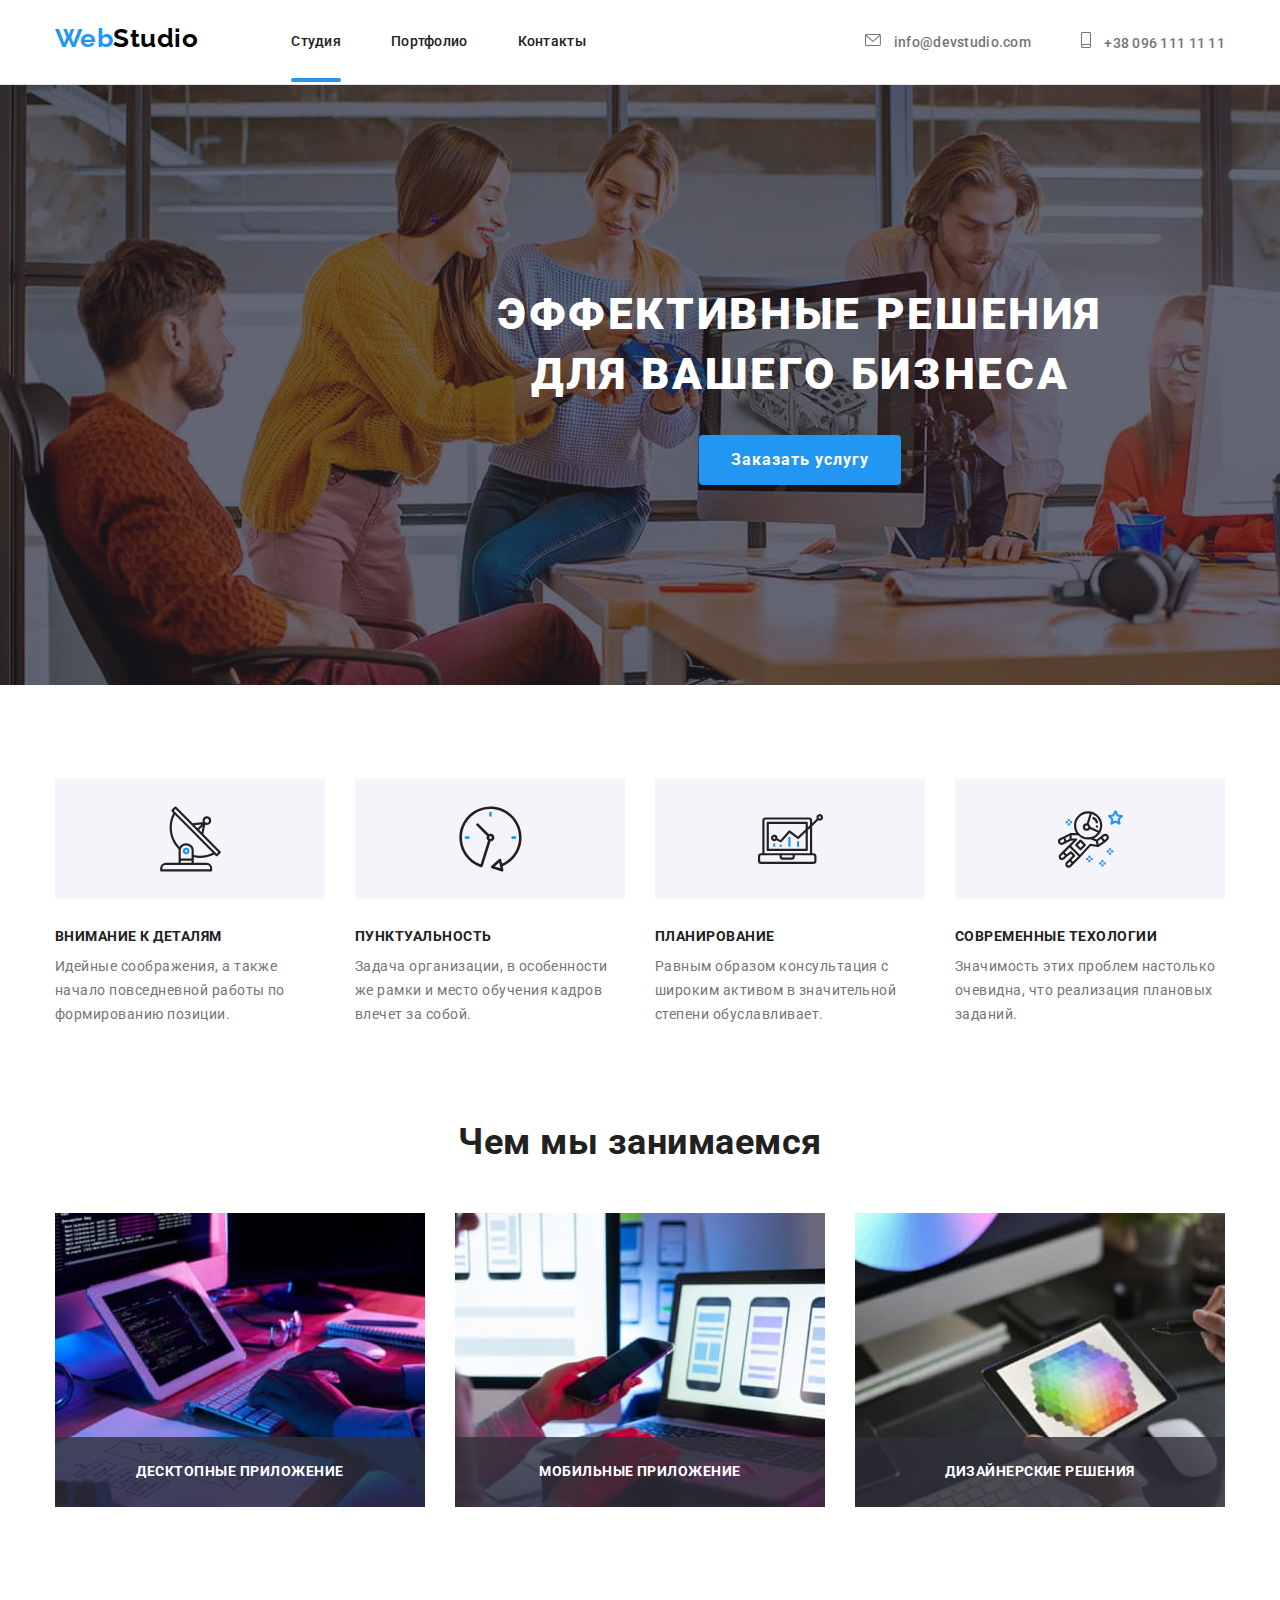
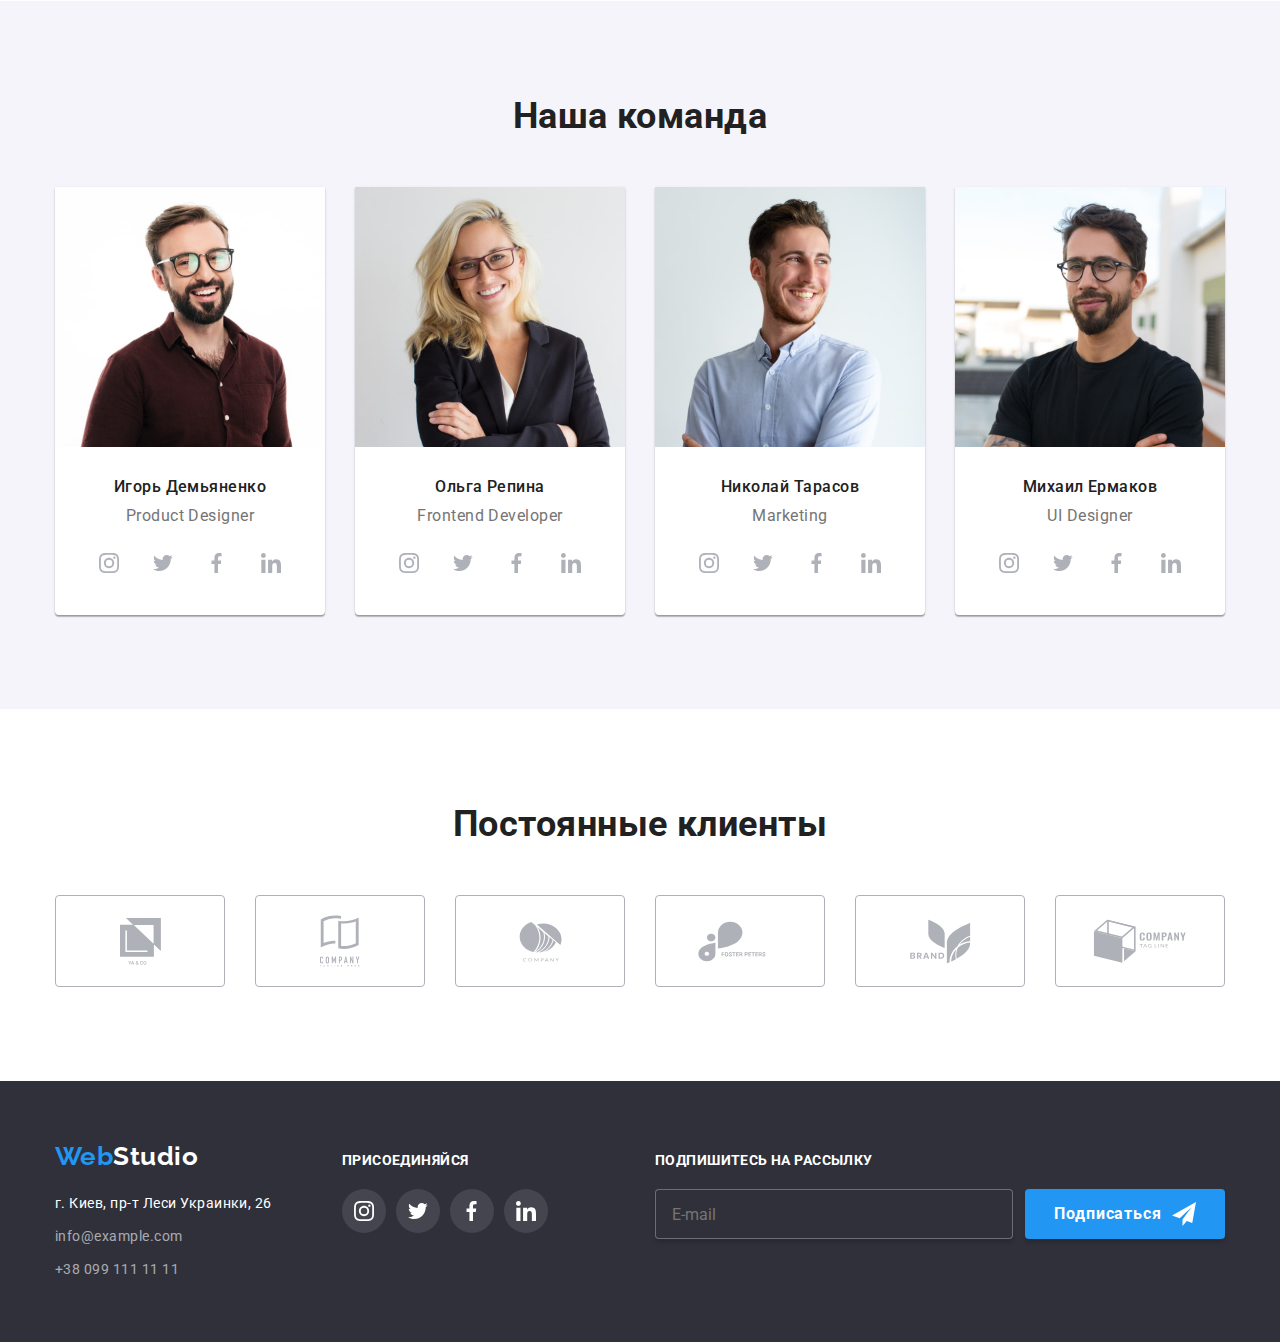
<file: index.html>
<!DOCTYPE html>
<html lang="ru">
  <head>
    <meta charset="UTF-8" />
    <meta http-equiv="X-UA-Compatible" content="IE=edge" />
    <meta name="viewport" content="width=device-width, initial-scale=1.0" />
    <link
      rel="stylesheet"
      href="https://fonts.googleapis.com/css2?family=Raleway:wght@700&family=Roboto:wght@400;500;700;900&display=swap"
      rel="stylesheet"
    />
    <link
      rel="stylesheet"
      href="https://cdnjs.cloudflare.com/ajax/libs/modern-normalize/1.1.0/modern-normalize.min.css"
    />
    <!-- <link rel="stylesheet" href="./css/style.css"> -->
    <link rel="stylesheet" href="./css/main.min.css" />
    <title>Markup-HW-07</title>
  </head>
  <body>
    <header class="header">
      <div class="container header__wrap">
        <nav class="header__nav">
          <a class="link logo header__logo" href="/"
            >Web<span class="logo__accient">Studio</span></a
          >
          <ul class="menu header__menu">
            <li class="menu__item">
              <a class="link menu__link menu__link--current" href="./index.html">Студия</a>
            </li>
            <li class="menu__item">
              <a class="link menu__link" href="./portfolio.html">Портфолио</a>
            </li>
            <li class="menu__item"><a class="link menu__link" href="">Контакты</a></li>
          </ul>
        </nav>
        <ul class="contact header__contact">
          <li class="contact__item">
            <a class="link contact__link" href="emailto:info@devstudio.com">
              <svg class="contact__icon" width="16" height="14">
                <use href="./images/svg-sprite.svg#icon-envelope"></use>
              </svg>
              info@devstudio.com
            </a>
          </li>
          <li class="contact__item">
            <a class="link contact__link" href="tel:+380961111111">
              <svg class="contact__icon" width="10" height="16">
                <use href="./images/svg-sprite.svg#icon-smartphone"></use>
              </svg>
              +38 096 111 11 11</a
            >
          </li>
        </ul>
      </div>
    </header>
    <main>
      <section class="hero-section">
        <div class="container">
          <h1 class="hero-title">
            ЭФФЕКТИВНЫЕ РЕШЕНИЯ<br />
            ДЛЯ ВАШЕГО БИЗНЕСА
          </h1>
          <button class="hero-button" type="button" data-modal-open>Заказать услугу</button>
        </div>
      </section>
      <section class="demand">
        <div class="container">
          <h2 class="section-title visually-hidden">Требованиия</h2>
          <ul class="demand-list">
            <li class="demand-list__item">
              <div class="demand-list__inner">
                <svg class="demand-list__icon">
                  <use href="./images/svg-sprite.svg#icon-antena"></use>
                </svg>
              </div>
              <h3 class="demand-list__title">Внимание к деталям</h3>
              <p class="demand-list__description">
                Идейные соображения, а также начало повседневной работы по формированию позиции.
              </p>
            </li>
            <li class="demand-list__item">
              <div class="demand-list__inner">
                <svg class="demand-list__icon">
                  <use href="./images/svg-sprite.svg#icon-clock"></use>
                </svg>
              </div>
              <h3 class="demand-list__title">Пунктуальность</h3>
              <p class="demand-list__description">
                Задача организации, в особенности же рамки и место обучения кадров влечет за собой.
              </p>
            </li>
            <li class="demand-list__item">
              <div class="demand-list__inner">
                <svg class="demand-list__icon">
                  <use href="./images/svg-sprite.svg#icon-diagram"></use>
                </svg>
              </div>
              <h3 class="demand-list__title">Планирование</h3>
              <p class="demand-list__description">
                Равным образом консультация с широким активом в значительной степени обуславливает.
              </p>
            </li>
            <li class="demand-list__item">
              <div class="demand-list__inner">
                <svg class="demand-list__icon">
                  <use href="./images/svg-sprite.svg#icon-astronaut"></use>
                </svg>
              </div>
              <h3 class="demand-list__title">Современные техологии</h3>
              <p class="demand-list__description">
                Значимость этих проблем настолько очевидна, что реализация плановых заданий.
              </p>
            </li>
          </ul>
        </div>
      </section>
      <section class="specialization">
        <div class="container">
          <h2 class="section-title">Чем мы занимаемся</h2>
          <ul class="specialization-list">
            <li class="specialization-list__item">
              <img src="./images/img1.jpg" alt="Программирование" width="370" />
              <p class="specialization-list__description">Десктопные приложение</p>
            </li>
            <li class="specialization-list__item">
              <img src="./images/img2.jpg" alt="Мобильная адаптация сайтов" width="370" />
              <p class="specialization-list__description">Мобильные приложение</p>
            </li>
            <li class="specialization-list__item">
              <img src="./images/img3.jpg" alt="Создание дизайна сайтов" width="370" />
              <p class="specialization-list__description">Дизайнерские решения</p>
            </li>
          </ul>
        </div>
      </section>
      <section class="team">
        <div class="container">
          <h2 class="section-title">Наша команда</h2>
          <ul class="team-list">
            <li class="team-list__item">
              <img src="./images/Product-Designer.jpg" alt="Дизайнер продукта" width="270" />
              <h3 class="team-list__title">Игорь Демьяненко</h3>
              <p class="team-list__description">Product Designer</p>
              <ul class="social-list">
                <li class="social-list__item">
                  <a class="social-list__link" href="">
                    <svg class="social-list__icon">
                      <use href="./images/svg-sprite.svg#icon-instagram"></use>
                    </svg>
                  </a>
                </li>
                <li class="social-list__item">
                  <a class="social-list__link" href="">
                    <svg class="social-list__icon">
                      <use href="./images/svg-sprite.svg#icon-twitter"></use>
                    </svg>
                  </a>
                </li>
                <li class="social-list__item">
                  <a class="social-list__link" href="">
                    <svg class="social-list__icon">
                      <use href="./images/svg-sprite.svg#icon-facebook"></use>
                    </svg>
                  </a>
                </li>
                <li class="social-list__item">
                  <a class="social-list__link" href="">
                    <svg class="social-list__icon">
                      <use href="./images/svg-sprite.svg#icon-linkedin"></use>
                    </svg>
                  </a>
                </li>
              </ul>
            </li>
            <li class="team-list__item">
              <img src="./images/Frontend-Developer.jpg" alt="Фронтенд разработчик" width="270" />
              <h3 class="team-list__title">Ольга Репина</h3>
              <p class="team-list__description">Frontend Developer</p>
              <ul class="social-list">
                <li class="social-list__item">
                  <a class="social-list__link" href="">
                    <svg class="social-list__icon">
                      <use href="./images/svg-sprite.svg#icon-instagram"></use>
                    </svg>
                  </a>
                </li>
                <li class="social-list__item">
                  <a class="social-list__link" href="">
                    <svg class="social-list__icon">
                      <use href="./images/svg-sprite.svg#icon-twitter"></use>
                    </svg>
                  </a>
                </li>
                <li class="social-list__item">
                  <a class="social-list__link" href="">
                    <svg class="social-list__icon">
                      <use href="./images/svg-sprite.svg#icon-facebook"></use>
                    </svg>
                  </a>
                </li>
                <li class="social-list__item">
                  <a class="social-list__link" href="">
                    <svg class="social-list__icon">
                      <use href="./images/svg-sprite.svg#icon-linkedin"></use>
                    </svg>
                  </a>
                </li>
              </ul>
            </li>
            <li class="team-list__item">
              <img src="./images/Marketing.jpg" alt="Маркетолог" width="270" />
              <h3 class="team-list__title">Николай Тарасов</h3>
              <p class="team-list__description">Marketing</p>
              <ul class="social-list">
                <li class="social-list__item">
                  <a class="social-list__link" href="">
                    <svg class="social-list__icon">
                      <use href="./images/svg-sprite.svg#icon-instagram"></use>
                    </svg>
                  </a>
                </li>
                <li class="social-list__item">
                  <a class="social-list__link" href="">
                    <svg class="social-list__icon">
                      <use href="./images/svg-sprite.svg#icon-twitter"></use>
                    </svg>
                  </a>
                </li>
                <li class="social-list__item">
                  <a class="social-list__link" href="">
                    <svg class="social-list__icon">
                      <use href="./images/svg-sprite.svg#icon-facebook"></use>
                    </svg>
                  </a>
                </li>
                <li class="social-list__item">
                  <a class="social-list__link" href="">
                    <svg class="social-list__icon">
                      <use href="./images/svg-sprite.svg#icon-linkedin"></use>
                    </svg>
                  </a>
                </li>
              </ul>
            </li>
            <li class="team-list__item">
              <img
                src="./images/UI-Designer.jpg"
                alt="Дизайнер пользовательского интерфейса"
                width="270"
              />
              <h3 class="team-list__title">Михаил Ермаков</h3>
              <p class="team-list__description">UI Designer</p>
              <ul class="social-list">
                <li class="social-list__item">
                  <a class="social-list__link" href="">
                    <svg class="social-list__icon">
                      <use href="./images/svg-sprite.svg#icon-instagram"></use>
                    </svg>
                  </a>
                </li>
                <li class="social-list__item">
                  <a class="social-list__link" href="">
                    <svg class="social-list__icon">
                      <use href="./images/svg-sprite.svg#icon-twitter"></use>
                    </svg>
                  </a>
                </li>
                <li class="social-list__item">
                  <a class="social-list__link" href="">
                    <svg class="social-list__icon">
                      <use href="./images/svg-sprite.svg#icon-facebook"></use>
                    </svg>
                  </a>
                </li>
                <li class="social-list__item">
                  <a class="social-list__link" href="">
                    <svg class="social-list__icon">
                      <use href="./images/svg-sprite.svg#icon-linkedin"></use>
                    </svg>
                  </a>
                </li>
              </ul>
            </li>
          </ul>
        </div>
      </section>
      <section class="clients">
        <div class="container">
          <h2 class="section-title">Постоянные клиенты</h2>
          <ul class="client-list">
            <li class="client-list__item">
              <a class="client-list__link" href="">
                <svg class="client-list__icon" width="41" height="47">
                  <use href="./images/svg-sprite.svg#icon-company-one"></use>
                </svg>
              </a>
            </li>
            <li class="client-list__item">
              <a class="client-list__link" href="">
                <svg class="client-list__icon" width="40" height="52">
                  <use href="./images/svg-sprite.svg#icon-company-two"></use>
                </svg>
              </a>
            </li>
            <li class="client-list__item">
              <a class="client-list__link" href="">
                <svg class="client-list__icon" width="43" height="41">
                  <use href="./images/svg-sprite.svg#icon-company-three"></use>
                </svg>
              </a>
            </li>
            <li class="client-list__item">
              <a class="client-list__link" href="">
                <svg class="client-list__icon" width="84" height="41">
                  <use href="./images/svg-sprite.svg#icon-company-four"></use>
                </svg>
              </a>
            </li>
            <li class="client-list__item">
              <a class="client-list__link" href="">
                <svg class="client-list__icon" width="63" height="45">
                  <use href="./images/svg-sprite.svg#icon-company-five"></use>
                </svg>
              </a>
            </li>
            <li class="client-list__item">
              <a class="client-list__link" href="">
                <svg class="client-list__icon" width="94" height="44">
                  <use href="./images/svg-sprite.svg#icon-company-six"></use>
                </svg>
              </a>
            </li>
          </ul>
        </div>
      </section>
    </main>
    <footer class="footer">
      <div class="container footer-flex">
        <div>
          <a class="link logo" href="/"
            >Web<span class="logo__accient logo__accient--color">Studio</span></a
          >
          <address>
            <ul class="footer-contact">
              <li class="footer-contact__item">
                <a class="footer-contact__link footer-contact__link--white" href=""
                  >г. Киев, пр-т Леси Украинки, 26</a
                >
              </li>
              <li class="footer-contact__item">
                <a class="footer-contact__link" href="mailto:info@example.com">info@example.com</a>
              </li>
              <li class="footer-contact__item">
                <a class="footer-contact__link" href="tel:+380991111111">+38 099 111 11 11</a>
              </li>
            </ul>
          </address>
        </div>
        <div class="footer-socials-container">
          <p class="footer-title">Присоединяйся</p>
          <ul class="social-list">
            <li class="social-list__item">
              <a href="" class="social-list__link social-list__link--bgc">
                <svg class="social-list__icon social-list__icon--fill">
                  <use href="./images/svg-sprite.svg#icon-instagram"></use>
                </svg>
              </a>
            </li>
            <li class="social-list__item">
              <a href="" class="social-list__link social-list__link--bgc">
                <svg class="social-list__icon social-list__icon--fill">
                  <use href="./images/svg-sprite.svg#icon-twitter"></use>
                </svg>
              </a>
            </li>
            <li class="social-list__item">
              <a href="" class="social-list__link social-list__link--bgc">
                <svg class="social-list__icon social-list__icon--fill">
                  <use href="./images/svg-sprite.svg#icon-facebook"></use>
                </svg>
              </a>
            </li>
            <li class="social-list__item">
              <a href="" class="social-list__link social-list__link--bgc">
                <svg class="social-list__icon social-list__icon--fill">
                  <use href="./images/svg-sprite.svg#icon-linkedin"></use>
                </svg>
              </a>
            </li>
          </ul>
        </div>
        <div class="footer-form">
          <p class="footer-title">Подпишитесь на рассылку</p>
          <form class="form-wrap">
            <label class="footer-form__label" for="">
              <input class="footer-form__input" type="email" placeholder="E-mail" />
            </label>
            <button class="form-button" type="submit">
              Подписаться
              <svg class="form-button__icon">
                <use href="./images/svg-sprite.svg#icon-send"></use>
              </svg>
            </button>
          </form>
        </div>
      </div>
    </footer>
    <div class="backdrop is-hidden" data-modal>
      <div class="modal">
        <button class="modal-button" type="button" data-modal-close>
          <svg class="modal-button__icon">
            <use href="./images/svg-sprite.svg#icon-Close-icon"></use>
          </svg>
        </button>
        <form class="form">
          <p class="form__title">Оставьте свои данные, мы вам перезвоним</p>
          <div role="group">
            <label class="form__label" for="user-name">Имя</label>
            <div class="form__field">
              <input class="form__input" type="text" name="name" id="user-name" required />
              <svg class="form__icon">
                <use href="./images/svg-sprite.svg#icon-name"></use>
              </svg>
            </div>
            <label class="form__label" for="phone-number">Телефон</label>
            <div class="form__field">
              <input class="form__input" type="tel" name="tel" id="phone-number" required />
              <svg class="form__icon">
                <use href="./images/svg-sprite.svg#icon-phone"></use>
              </svg>
            </div>
            <label class="form__label" for="mail" required>Почта</label>
            <div class="form__field">
              <input class="form__input" type="email" name="email" id="mail" />
              <svg class="form__icon">
                <use href="./images/svg-sprite.svg#icon-email"></use>
              </svg>
            </div>
            <label class="form__label" for="comment">Комментарий</label>
            <div class="form__textarea">
              <textarea
                class="textarea__form"
                name="comment"
                id="comment"
                placeholder="Введите текст"
              ></textarea>
            </div>
            <div class="checbox">
              <label class="checkbox__label" for="checkbox">
                <input
                  class="checkbox__input"
                  type="checkbox"
                  id="checkbox"
                  name="policy"
                  required
                />
                Соглашаюсь с рассылкой и принимаю
                <a class="checkbox__link" href=""> Условия договора</a>
                <svg class="checkbox__icon--active-icon">
                  <use href="./images/svg-sprite.svg#icon-check"></use>
                </svg>
                <svg class="checkbox__icon">
                  <use href="./images/svg-sprite.svg#icon-vector"></use>
                </svg>
              </label>
            </div>
            <div class="button__container">
              <button type="submit" class="form__button">Отправить</button>
            </div>
          </div>
        </form>
      </div>
    </div>

    <script src="./js/modal.js"></script>
  </body>
</html>
</file>
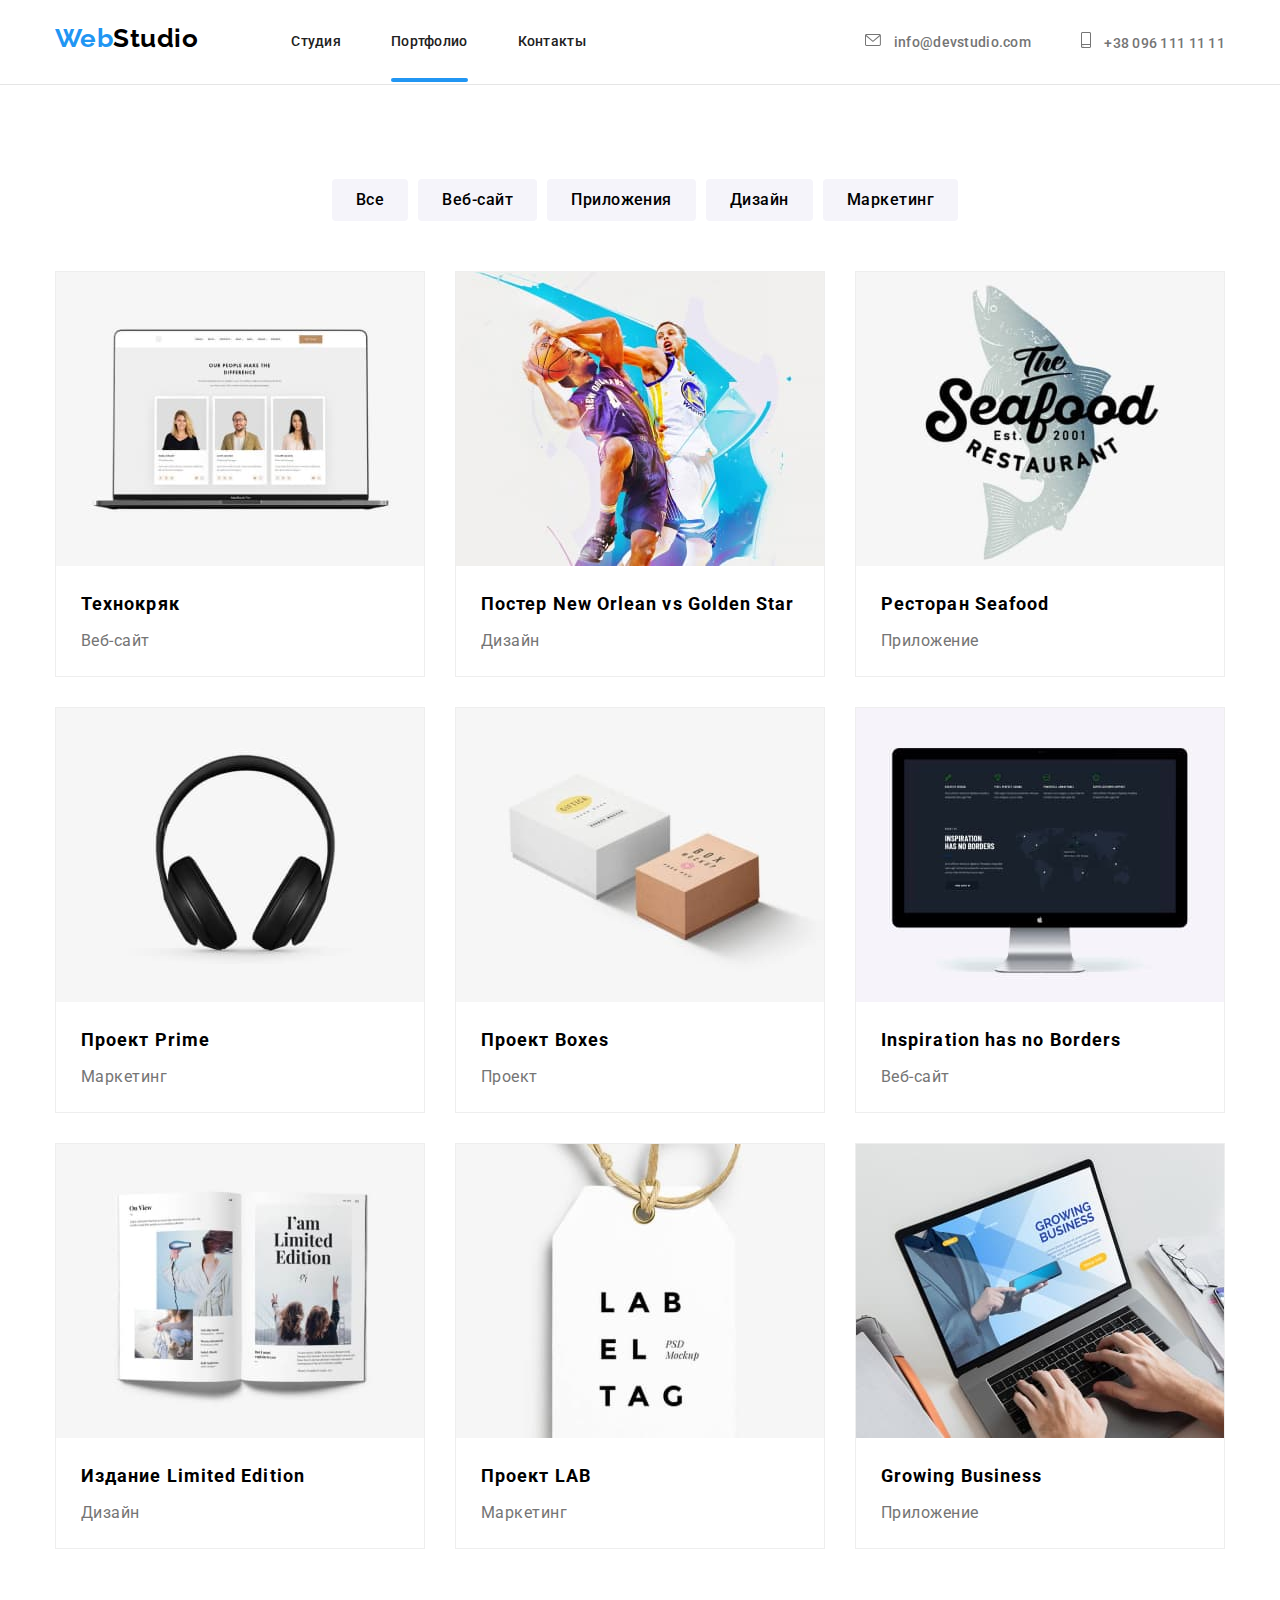
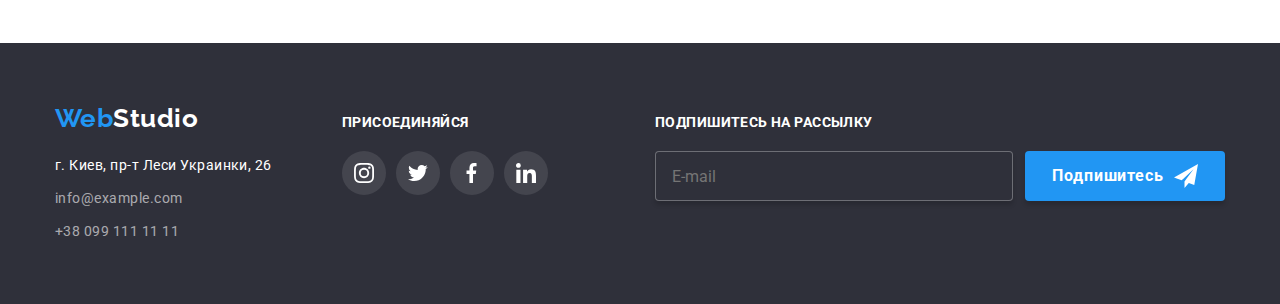
<file: portfolio.html>
<!DOCTYPE html>
<html lang="ru">
  <head>
    <meta charset="UTF-8" />
    <meta http-equiv="X-UA-Compatible" content="IE=edge" />
    <meta name="viewport" content="width=device-width, initial-scale=1.0" />
    <link
      rel="stylesheet"
      href="https://fonts.googleapis.com/css2?family=Raleway:wght@700&family=Roboto:wght@400;500;700;900&display=swap"
      rel="stylesheet"
    />
    <link
      rel="stylesheet"
      href="https://cdnjs.cloudflare.com/ajax/libs/modern-normalize/1.1.0/modern-normalize.min.css"
    />
    <!-- <link rel="stylesheet" href="./css/style.css"> -->
    <link rel="stylesheet" href="./css/main.min.css" />
    <title>Markup-HW-07</title>
  </head>
  <body>
    <header class="header">
      <div class="container header__wrap">
        <nav class="header__nav">
          <a class="link logo header__logo" href="/"
            >Web<span class="logo__accient">Studio</span></a
          >
          <ul class="menu header__menu">
            <li class="menu__item"><a class="link menu__link" href="./index.html">Студия</a></li>
            <li class="menu__item">
              <a class="link menu__link menu__link--current" href="./portfolio.html">Портфолио</a>
            </li>
            <li class="menu__item"><a class="link menu__link" href="">Контакты</a></li>
          </ul>
        </nav>
        <ul class="contact header__contact">
          <li class="contact__item">
            <a class="link contact__link" href="emailto:info@devstudio.com">
              <svg class="contact__icon" width="16" height="14">
                <use href="./images/svg-sprite.svg#icon-envelope"></use>
              </svg>
              info@devstudio.com
            </a>
          </li>
          <li class="contact__item">
            <a class="link contact__link" href="tel:+380961111111">
              <svg class="contact__icon" width="10" height="16">
                <use href="./images/svg-sprite.svg#icon-smartphone"></use>
              </svg>
              +38 096 111 11 11</a
            >
          </li>
        </ul>
      </div>
    </header>
    <main>
      <section class="portfolio">
        <div class="container">
          <h1 class="portfolio__title visually-hidden">Наши работы</h1>
          <ul class="menu-list portfolio__menu-list">
            <li class="menu-list__item">
              <button class="menu-list__button" type="button">Все</button>
            </li>
            <li class="menu-list__item">
              <button class="menu-list__button" type="button">Веб-сайт</button>
            </li>
            <li class="menu-list__item">
              <button class="menu-list__button" type="button">Приложения</button>
            </li>
            <li class="menu-list__item">
              <button class="menu-list__button" type="button">Дизайн</button>
            </li>
            <li class="menu-list__item">
              <button class="menu-list__button" type="button">Маркетинг</button>
            </li>
          </ul>
          <ul class="list-works">
            <li class="list-works__item">
              <a class="link list-works__link" href="">
                <div class="list-works__thumb">
                  <img src="./images/technokryk.jpg" alt=" Веб-сайт Технокряк" width="370" />
                  <div class="overlay">
                    <p class="overlay__text">
                      Ресурс предлагает комплексные предложения с разным уровнем функционала и
                      сервисов. Все это позволит посетителю получить исчерпывающие сведения о
                      компании или частном лице.
                    </p>
                  </div>
                </div>

                <div class="list-works__description">
                  <h2 class="list-works__title">Технокряк</h2>
                  <p class="list-works__text">Веб-сайт</p>
                </div>
              </a>
            </li>
            <li class="list-works__item">
              <a class="link list-works__link" href="">
                <div class="list-works__thumb">
                  <img
                    src="./images/new-orlean.jpg"
                    alt="Постер New Orlean vs Golden Star"
                    width="370"
                  />
                  <div class="overlay">
                    <p class="overlay__text">
                      Ресурс предлагает комплексные предложения с разным уровнем функционала и
                      сервисов. Все это позволит посетителю получить исчерпывающие сведения о
                      компании или частном лице.
                    </p>
                  </div>
                </div>

                <div class="list-works__description">
                  <h2 class="list-works__title">Постер New Orlean vs Golden Star</h2>
                  <p class="list-works__text">Дизайн</p>
                </div>
              </a>
            </li>
            <li class="list-works__item">
              <a class="link list-works__link" href="">
                <div class="list-works__thumb">
                  <img src="./images/restoraunt-seafood.jpg" alt="Ресторан Seafood" width="370" />
                  <div class="overlay">
                    <p class="overlay__text">
                      Ресурс предлагает комплексные предложения с разным уровнем функционала и
                      сервисов. Все это позволит посетителю получить исчерпывающие сведения о
                      компании или частном лице.
                    </p>
                  </div>
                </div>
                <div class="list-works__description">
                  <h2 class="list-works__title">Ресторан Seafood</h2>
                  <p class="list-works__text">Приложение</p>
                </div>
              </a>
            </li>
            <li class="list-works__item">
              <a class="link list-works__link" href="">
                <div class="list-works__thumb">
                  <img src="./images/prime.jpg" alt="Проект Prime" width="370" />
                  <div class="overlay">
                    <p class="overlay__text">
                      Ресурс предлагает комплексные предложения с разным уровнем функционала и
                      сервисов. Все это позволит посетителю получить исчерпывающие сведения о
                      компании или частном лице.
                    </p>
                  </div>
                </div>
                <div class="list-works__description">
                  <h2 class="list-works__title">Проект Prime</h2>
                  <p class="list-works__text">Маркетинг</p>
                </div>
              </a>
            </li>
            <li class="list-works__item">
              <a class="link list-works__link" href="">
                <div class="list-works__thumb">
                  <img src="./images/boxes.jpg" alt="Проект Boxes" width="370" />
                  <div class="overlay">
                    <p class="overlay__text">
                      Ресурс предлагает комплексные предложения с разным уровнем функционала и
                      сервисов. Все это позволит посетителю получить исчерпывающие сведения о
                      компании или частном лице.
                    </p>
                  </div>
                </div>
                <div class="list-works__description">
                  <h2 class="list-works__title">Проект Boxes</h2>
                  <p class="list-works__text">Проект</p>
                </div>
              </a>
            </li>
            <li class="list-works__item">
              <a class="link list-works__link" href="">
                <div class="list-works__thumb">
                  <img
                    src="./images/inspiration.jpg"
                    alt="Веб-сайт Inspiration has no Borders"
                    width="370"
                  />
                  <div class="overlay">
                    <p class="overlay__text">
                      Ресурс предлагает комплексные предложения с разным уровнем функционала и
                      сервисов. Все это позволит посетителю получить исчерпывающие сведения о
                      компании или частном лице.
                    </p>
                  </div>
                </div>
                <div class="list-works__description">
                  <h2 class="list-works__title">Inspiration has no Borders</h2>
                  <p class="list-works__text">Веб-сайт</p>
                </div>
              </a>
            </li>
            <li class="list-works__item">
              <a class="link list-works__link" href="">
                <div class="list-works__thumb">
                  <img
                    src="./images/limited-edition.jpg"
                    alt="Издание Limited Edition"
                    width="370"
                  />
                  <div class="overlay">
                    <p class="overlay__text">
                      Ресурс предлагает комплексные предложения с разным уровнем функционала и
                      сервисов. Все это позволит посетителю получить исчерпывающие сведения о
                      компании или частном лице.
                    </p>
                  </div>
                </div>
                <div class="list-works__description">
                  <h2 class="list-works__title">Издание Limited Edition</h2>
                  <p class="list-works__text">Дизайн</p>
                </div>
              </a>
            </li>
            <li class="list-works__item">
              <a class="link list-works__link" href="">
                <div class="list-works__thumb">
                  <img src="./images/lab.jpg" alt="Проект LAB" width="370" />
                  <div class="overlay">
                    <p class="overlay__text">
                      Ресурс предлагает комплексные предложения с разным уровнем функционала и
                      сервисов. Все это позволит посетителю получить исчерпывающие сведения о
                      компании или частном лице.
                    </p>
                  </div>
                </div>
                <div class="list-works__description">
                  <h2 class="list-works__title">Проект LAB</h2>
                  <p class="list-works__text">Маркетинг</p>
                </div>
              </a>
            </li>
            <li class="list-works__item">
              <a class="link list-works__link" href="">
                <div class="list-works__thumb">
                  <img
                    src="./images/growing-business.jpg"
                    alt="Приложение Growing Business"
                    width="370"
                  />
                  <div class="overlay">
                    <p class="overlay__text">
                      Ресурс предлагает комплексные предложения с разным уровнем функционала и
                      сервисов. Все это позволит посетителю получить исчерпывающие сведения о
                      компании или частном лице.
                    </p>
                  </div>
                </div>
                <div class="list-works__description">
                  <h2 class="list-works__title">Growing Business</h2>
                  <p class="list-works__text">Приложение</p>
                </div>
              </a>
            </li>
          </ul>
        </div>
      </section>
    </main>
    <footer class="footer">
      <div class="container footer-flex">
        <div>
          <a class="link logo" href="/"
            >Web<span class="logo__accient logo__accient--color">Studio</span></a
          >
          <address>
            <ul class="footer-contact">
              <li class="footer-contact__item">
                <a class="footer-contact__link footer-contact__link--white" href=""
                  >г. Киев, пр-т Леси Украинки, 26</a
                >
              </li>
              <li class="footer-contact__item">
                <a class="footer-contact__link" href="mailto:info@example.com">info@example.com</a>
              </li>
              <li class="footer-contact__item">
                <a class="footer-contact__link" href="tel:+380991111111">+38 099 111 11 11</a>
              </li>
            </ul>
          </address>
        </div>
        <div class="footer-socials-container">
          <p class="footer-title">Присоединяйся</p>
          <ul class="social-list">
            <li class="social-list__item">
              <a href="" class="social-list__link social-list__link--bgc">
                <svg class="social-list__icon social-list__icon--fill">
                  <use href="./images/svg-sprite.svg#icon-instagram"></use>
                </svg>
              </a>
            </li>
            <li class="social-list__item">
              <a href="" class="social-list__link social-list__link--bgc">
                <svg class="social-list__icon social-list__icon--fill">
                  <use href="./images/svg-sprite.svg#icon-twitter"></use>
                </svg>
              </a>
            </li>
            <li class="social-list__item">
              <a href="" class="social-list__link social-list__link--bgc">
                <svg class="social-list__icon social-list__icon--fill">
                  <use href="./images/svg-sprite.svg#icon-facebook"></use>
                </svg>
              </a>
            </li>
            <li class="social-list__item">
              <a href="" class="social-list__link social-list__link--bgc">
                <svg class="social-list__icon social-list__icon--fill">
                  <use href="./images/svg-sprite.svg#icon-linkedin"></use>
                </svg>
              </a>
            </li>
          </ul>
        </div>
        <div class="footer-form">
          <p class="footer-title">Подпишитесь на рассылку</p>
          <form class="form-wrap">
            <label class="footer-form__label" for="">
              <input class="footer-form__input" type="email" placeholder="E-mail" />
            </label>
            <button class="form-button" type="submit">
              Подпишитесь
              <svg class="form-button__icon">
                <use href="./images/svg-sprite.svg#icon-send"></use>
              </svg>
            </button>
          </form>
        </div>
      </div>
    </footer>
  </body>
</html>
</file>
<file: css/style.css>
:root{
     --primiry-text-color: #757575;
     --title-text-color: #212121;
     --main-font-family: roboto, sans-serif;
     --link-hover-color: #2196F3;
}

/* Общие правила для стилизвции страцы */
body{
    color: var(--primiry-text-color);
    font-family: var(--main-font-family);
    letter-spacing: 0.03em;

}
ul{
    margin: 0;
    padding: 0;
    list-style: none;
}
img{
    display: block;
}
.link{
    text-decoration: none;

}
.visually-hidden {
    position: absolute;
    white-space: nowrap;
    width: 1px;
    height: 1px;
    overflow: hidden;
    border: 0;
    padding: 0;
    clip: rect(0 0 0 0);
    clip-path: inset(50%);
    margin: -1px;
  }
.container{
    width: 1200px;
    margin-right: auto;
    margin-left: auto;
    padding-left: 15px;
    padding-right: 15px;
   
}
/* Стилизация шапки сайта */
.menu{
    border-bottom: 1px solid #E5E5E5;
}
.logo{
    padding: 24px 0;
    font-family: 'Raleway', sans-serif;
    font-weight: 700;
    font-size: 26px;
    line-height: 1.15;

    color: #2196F3;
}
.logo__accient{
    color: #212121;
}
.nav{
    display: flex;
}
.menu{
    display: flex;
    align-items: center;
}
.menu-nav{
    display: flex;
    margin-left: 93px;
}
.menu-contact{
    display: flex;
    margin-left: auto;
}
.menu-nav__item,
.menu-contact__item{
    position: relative;
    margin-right: 50px;
    padding: 32px 0;
    font-weight: 500;
    font-size: 14px;
    line-height: 1.14;
    letter-spacing: 0.02em;

    
}
.menu-nav__link{
    color: inherit;
    padding: 32px 0;
    color: #212121;

    transition: color 250ms cubic-bezier(0.4, 0, 0.2, 1);
}
.menu-contact__link{
    color: #757575;
    padding: 32px 0;

    transition: color 250ms cubic-bezier(0.4, 0, 0.2, 1);
}

.menu-nav__link:hover,
.menu-contact__link:hover{
    color: var(--link-hover-color);
}
.menu-nav__item:last-child,
.menu-contact__item:last-child{
    margin-right: 0;
}
.menu-contact__icon{
    align-items: baseline;
    margin-right: 10px;
    fill: currentColor;
}
.menu-nav__link--current:after{
    position: absolute;
    display: block;
    bottom: 0;
    content:"";
    width: 100%;
    height: 4px;
    border-radius: 2px;

    background-color: #2196F3;
}

/* Стилизация секции герой */
.hero-section{
    margin-right: auto;
    margin-left: auto;
    padding-top: 200px;
    padding-bottom: 200px;
    width: 1600px;
    height: 600px;
    text-align: center;
    background: #757575;
    background-repeat: no-repeat;
    background-size: cover;
    background-image:linear-gradient(to right, rgba(47, 48, 58, 0.4), rgba(47, 48, 58, 0.4)), 
    url(../images/bg-main.jpg);
}
.hero-title{
    margin-top: 0;
    text-align: center;
    margin-bottom:30px;
    font-size: 44px;
    font-weight: 900;
    line-height: 1.36;
    letter-spacing: 0.06em;
    color: #ffffff;
}


.hero-button{
   
    min-width: 200px;
    min-height: 50px;
    padding: 10px 32px;
    font-size: 16px;
    font-weight: 700;
    line-height: 1.88;
    letter-spacing: 0.06em;
    border: 0;


    color: #ffffff;
    background-color: #2196F3;
    box-shadow: 0px 4px 4px rgba(0, 0, 0, 0.15);
    border: transparent;
    border-radius: 4px;
}

/* Оформление секции требования */
.demand{
 padding-top: 94px;
 padding-bottom: 94px;
}


.section-title{
    margin-top: 0;
    margin-bottom: 50px;
    font-size: 36px;
    font-weight: 700;
    line-height: 1.17;
    text-align: center;

    color: var(--title-text-color);

}
.demand-list{
    display: flex;
}
.demand-list__item{
    width: 270px;
    margin-right: 30px;
}
.margin-list__item:last-child{
    margin-right: 0;
}
.demand-list__inner{
    display: flex;
    width: 270px;
    height: 120px;
    justify-content: center;
    align-items: center;
    background-color: #F5F4FA;
    
}
.demand-list__icon{
    width: 65px;
    height: 70px;
}
.demand-list__title{
    margin-top: 30px;
    margin-bottom: 10px;
    font-size: 14px;
    font-weight: 700;
    line-height: 1.14;
    text-transform: uppercase;
    text-align: left;

    color: var(--title-text-color);

}
.demand-list__description{
    margin: 0;
    font-size: 14px;
    font-weight: 400;
    line-height: 1.71;
    text-align: left;

}

/* Стилизация секции чем мы занимаемся */
.specialization{
    padding-bottom: 94px;
}
.specialization-list{
    display: flex;
}
.specialization-list__item{
    position: relative;
    margin-right: 30px;
}
.specialization-list__item:last-child{
    margin-right: 0;
}

.specialization-list__description{
    position: absolute;
    bottom: 0;
    left: 0;
    display: flex;
    justify-content: center;
    align-items: center;
    text-transform: uppercase;
    margin: 0;
    width: 370px;
    height: 70px;
    font-size: 14px;
    font-weight: 700;
    line-height: 1.14;

    color: #ffffff;
    background-color: rgba(47, 48, 58, 0.8);
}
/* Стилизация секции наша команда */
.team{
    padding-top: 94px;
    padding-bottom: 94px;
    background-color: #F5F4FA;
}
.team-list{
    display: flex;
    width: 270px;
    text-align: center;
}
.team-list__item{
    padding-bottom: 30px;
    margin-right: 30px;
    border-bottom-left-radius: 4px;
    border-bottom-right-radius: 4px;
    background-color: #fff;
    box-shadow: 0px 1px 3px rgba(0, 0, 0, 0.12),
     0px 1px 1px rgba(0, 0, 0, 0.14), 
     0px 2px 1px rgba(0, 0, 0, 0.2);
    border-radius: 0px 0px 4px 4px;

}
.team-list__title{
    margin-top: 30px;
    margin-bottom: 10px;
    font-size: 16px;
    font-weight: 500;
    line-height: 1.19;
    
    color: var(--title-text-color);

}
.team-list__description{
    margin-top: 0;
    display: block;
    margin-bottom: 16px;
    font-size: 16px;
    line-height: 19px;


}
.social-list{
    display: flex;
    justify-content: center;
}
.social-list__item{
    margin-right: 10px;
}
.social-list__link{
    display: flex;
    align-items: center;
    justify-content: center;
    width: 44px;
    height: 44px;
    border-radius: 50%;
    color: #AFB1B8;
    
    transition: background-color 250ms cubic-bezier(0.4, 0, 0.2, 1);
}
.social-list__item:last-child{
    margin-right: 0;
}

.social-list__icon{
    width: 20px;
    height: 20px;
    fill: currentColor;
    transition: fill 250ms cubic-bezier(0.4, 0, 0.2, 1);
}
.social-list__link:hover,
.social-list__link:focus {
    
    background-color: var(--link-hover-color);
}
.social-list__link:hover .social-list__icon,
.social-list__link:focus .social-list__icon{
    fill: #ffffff;
}

/* Стилтзация секции постоянные клиенты */
.clients{
    padding-top: 94px;
    padding-bottom: 94px;
    
}
.client-list{
    display: flex;
   
    
}
.client-list__item{
    margin-right: 30px;

}
.client-list__item:last-child{
margin-right: 0;
}
.client-list__link{
    display: flex;
    justify-content: center;
    align-items: center;
     width: 170px;
     height: 92px;
    border-radius: 4px;
    border: 1px solid #AFB1B8;
    box-shadow: 0px 4px 4px 0px #00000040;

    transition: border 250ms cubic-bezier(0.4, 0, 0.2, 1);
}
.client-list__icon{
    fill: #AFB1B8;
    transition: fill 250ms cubic-bezier(0.4, 0, 0.2, 1);
}
.client-list__link:hover,
.client-list__link:focus {
    border: 1px solid var(--link-hover-color);
}
.client-list__link:hover .client-list__icon,
.client-list__link:focus .client-list__icon{
    fill: var(--link-hover-color);
}
/* Стилизация футера */

.footer{

    padding-top: 60px;
    padding-bottom: 60px;
    background-color: #2F303A;
}
.logo__accient--color{
    color: #ffffff;
}
.footer-contact{
    margin-top: 20px;
}
.footer-flex{
    display: flex;
}
.footer-contact__item{
    margin-bottom: 9px;  
}
.footer-contact__link{
    font-size: 14px;
    line-height: 1.71;
    font-style: normal;
    text-decoration: none;
    color: rgba(255, 255, 255, 0.6);

    transition: color 250ms cubic-bezier(0.4, 0, 0.2, 1)
}
.footer-contact__link--white{
    color: #ffffff;
}

.footer-contact__item:last-child{
    margin-bottom: 0;
}
.footer-contact__link:hover{
    color: var(--link-hover-color);
}
.footer-socials-container{
    margin-left: 70px;
    padding-top: 12px;

}
.footer-title{
margin-top: 0;
margin-bottom: 20px;
font-size: 14px;
font-weight: 700;
line-height: 1.14;
letter-spacing: 0.03em;
text-transform: uppercase;

color: #ffffff;
    
}
.social-list__link--bgc{
    background-color: rgba(255, 255, 255, 0.1);
    transition: background-color 250ms cubic-bezier(0.4, 0, 0.2, 1);
}

.social-list__link--bgc:hover{
    background-color: var(--link-hover-color);
}
.social-list__icon--fill{
    fill: #ffffff;
}

.footer-form__input{
    width: 358px;
    height: 50px;
    padding: 16px;
    border-radius: 4px;
    color: #ffffff;
    background-color: #2F303A;
    border: 1px solid rgba(255, 255, 255, 0.3);
    box-shadow: 0px 4px 4px rgba(0, 0, 0, 0.15);

} 
.footer-form{
    padding-top: 12px;
    margin-left: 93px;
}

/* Стилизация портфолио */
.portfolio{
    padding-top: 94px;
    padding-bottom: 94px;
}

.menu-list{
    display: flex;
}
</file>
<file: css/main.min.css>
ul{margin:0;padding:0;list-style:none}img{display:block}body{font-family:var(--main-font-family);letter-spacing:.03em}.link{text-decoration:none;color:inherit}.visually-hidden{position:absolute;white-space:nowrap;width:1px;height:1px;overflow:hidden;border:0;padding:0;clip:rect(0 0 0 0);-webkit-clip-path:inset(50%);clip-path:inset(50%);margin:-1px}:root{--primiry-text-color: #757575;--title-text-color: #212121;--main-font-family: roboto, sans-serif;--link-hover-color: #2196F3;--hero-title-color: #ffffff;--hero-bgc-color: #757575}.menu-list__button,.form-button,.hero-button{padding:6px 22px;font-family:inherit;font-size:16px;font-weight:500;border-radius:4px;border-color:rgba(0,0,0,0);-webkit-box-align:center;-ms-flex-align:center;align-items:center;line-height:1.63;letter-spacing:.03em;text-align:center;cursor:pointer;background-color:#2196f3;-webkit-transition:color 250ms cubic-bezier(0.4, 0, 0.2, 1),background-color 250ms cubic-bezier(0.4, 0, 0.2, 1),-webkit-box-shadow 250ms cubic-bezier(0.4, 0, 0.2, 1);transition:color 250ms cubic-bezier(0.4, 0, 0.2, 1),background-color 250ms cubic-bezier(0.4, 0, 0.2, 1),-webkit-box-shadow 250ms cubic-bezier(0.4, 0, 0.2, 1);transition:color 250ms cubic-bezier(0.4, 0, 0.2, 1),background-color 250ms cubic-bezier(0.4, 0, 0.2, 1),box-shadow 250ms cubic-bezier(0.4, 0, 0.2, 1);transition:color 250ms cubic-bezier(0.4, 0, 0.2, 1),background-color 250ms cubic-bezier(0.4, 0, 0.2, 1),box-shadow 250ms cubic-bezier(0.4, 0, 0.2, 1),-webkit-box-shadow 250ms cubic-bezier(0.4, 0, 0.2, 1)}.container{width:1200px;margin-right:auto;margin-left:auto;padding-left:15px;padding-right:15px}.header{border-bottom:1px solid #e5e5e5}.header__wrap{display:-webkit-box;display:-ms-flexbox;display:flex}.header__nav{display:-webkit-box;display:-ms-flexbox;display:flex}.header__menu{display:-webkit-box;display:-ms-flexbox;display:flex;-webkit-box-align:center;-ms-flex-align:center;align-items:center;margin-left:93px}.logo{display:block;font-family:"Raleway",sans-serif;font-weight:700;font-size:26px;line-height:1.15;color:#2196f3}.logo__accient{color:#000}.logo__accient--color{color:#fff}.header__logo{padding:24px 0}.menu{display:-webkit-box;display:-ms-flexbox;display:flex}.menu__item{position:relative;margin-right:50px;padding:32px 0;font-weight:500;font-size:14px;line-height:1.14;letter-spacing:.02em;color:#212121}.menu__item:last-child{margin-right:0}.menu__link{color:inherit;padding:32px 0;color:#212121;-webkit-transition:color 250ms cubic-bezier(0.4, 0, 0.2, 1);transition:color 250ms cubic-bezier(0.4, 0, 0.2, 1)}.menu__link:hover{color:var(--link-hover-color)}.menu__link--current::after{position:absolute;display:block;bottom:0;content:"";width:100%;height:4px;border-radius:2px;background-color:#2196f3}.header__contact{display:-webkit-box;display:-ms-flexbox;display:flex;-webkit-box-align:center;-ms-flex-align:center;align-items:center;margin-left:auto}.contact__item{position:relative;margin-right:50px;padding:32px 0;font-weight:500;font-size:14px;line-height:1.14;letter-spacing:.02em;color:#212121}.contact__item:last-child{margin-right:0}.contact__icon{-webkit-box-align:baseline;-ms-flex-align:baseline;align-items:baseline;margin-right:10px;fill:currentColor}.contact__link{color:#757575;padding:32px 0;-webkit-transition:color 250ms cubic-bezier(0.4, 0, 0.2, 1);transition:color 250ms cubic-bezier(0.4, 0, 0.2, 1)}.contact__link:hover{color:var(--link-hover-color)}.hero-section{margin-right:auto;margin-left:auto;padding-top:200px;padding-bottom:200px;width:1600px;height:600px;text-align:center;background:var(--hero-bgc-color);background-repeat:no-repeat;background-size:cover;background-image:-webkit-gradient(linear, left top, right top, from(rgba(47, 48, 58, 0.4)), to(rgba(47, 48, 58, 0.4))),url(../images/bg-main.jpg);background-image:linear-gradient(to right, rgba(47, 48, 58, 0.4), rgba(47, 48, 58, 0.4)),url(../images/bg-main.jpg)}.hero-title{margin-top:0;text-align:center;margin-bottom:30px;font-size:44px;font-weight:900;line-height:1.36;letter-spacing:.06em;color:var(--hero-title-color)}.hero-button{padding:10px 32px;font-weight:700;line-height:1.88;border-radius:4px;min-width:200px;border:0px;letter-spacing:.06em;color:#fff;-webkit-box-shadow:0px 4px 4px rgba(0,0,0,.15);box-shadow:0px 4px 4px rgba(0,0,0,.15)}.hero-button:hover{background-color:#188ce8;-webkit-box-shadow:0px 3px 1px rgba(0,0,0,.1),0px 1px 2px rgba(0,0,0,.08),0px 2px 2px rgba(0,0,0,.12);box-shadow:0px 3px 1px rgba(0,0,0,.1),0px 1px 2px rgba(0,0,0,.08),0px 2px 2px rgba(0,0,0,.12)}.section-title{margin-top:0;margin-bottom:50px;font-size:36px;font-weight:700;line-height:1.17;text-align:center;color:var(--title-text-color)}.demand{padding-top:94px;padding-bottom:94px}.demand-list{display:-webkit-box;display:-ms-flexbox;display:flex}.demand-list__item{width:270px;margin-right:30px}.demand-list__item:last-child{margin-right:0}.demand-list__inner{display:-webkit-box;display:-ms-flexbox;display:flex;-webkit-box-align:center;-ms-flex-align:center;align-items:center;-webkit-box-pack:center;-ms-flex-pack:center;justify-content:center;width:270px;height:120px;background-color:#f5f4fa}.demand-list__icon{width:65px;height:70px}.demand-list__title{margin-top:30px;margin-bottom:10px;font-size:14px;font-weight:700;line-height:1.14;text-transform:uppercase;text-align:left;color:var(--title-text-color)}.demand-list__description{margin:0;font-size:14px;font-weight:400;line-height:1.71;text-align:left;color:#757575}.specialization-list{display:-webkit-box;display:-ms-flexbox;display:flex}.specialization-list__item{position:relative;margin-right:30px}.specialization-list__item:last-child{margin-right:0}.specialization{padding-bottom:94px}.specialization-list__description{position:absolute;bottom:0;left:0;display:-webkit-box;display:-ms-flexbox;display:flex;-webkit-box-align:center;-ms-flex-align:center;align-items:center;-webkit-box-pack:center;-ms-flex-pack:center;justify-content:center;text-transform:uppercase;margin:0;width:370px;height:70px;font-size:14px;font-weight:700;line-height:1.14;color:#fff;background-color:rgba(47,48,58,.8)}.team{padding-top:94px;padding-bottom:94px;background-color:#f5f4fa}.team-list{display:-webkit-box;display:-ms-flexbox;display:flex;width:270px;text-align:center}.team-list__item{width:270px;padding-bottom:30px;margin-right:30px;background-color:#fff;-webkit-box-shadow:0px 1px 3px rgba(0,0,0,.12),0px 1px 1px rgba(0,0,0,.14),0px 2px 1px rgba(0,0,0,.2);box-shadow:0px 1px 3px rgba(0,0,0,.12),0px 1px 1px rgba(0,0,0,.14),0px 2px 1px rgba(0,0,0,.2);border-radius:0px 0px 4px 4px}.team-list__title{margin-top:30px;margin-bottom:10px;font-size:16px;font-weight:500;line-height:1.19;color:var(--title-text-color)}.team-list__description{margin-top:0;display:block;margin-bottom:16px;font-size:16px;line-height:19px;color:#757575}.social-list{display:-webkit-box;display:-ms-flexbox;display:flex;-webkit-box-align:center;-ms-flex-align:center;align-items:center;-webkit-box-pack:center;-ms-flex-pack:center;justify-content:center}.social-list__item{margin-right:10px}.social-list__item:last-child{margin-right:0}.social-list__link{display:-webkit-box;display:-ms-flexbox;display:flex;-webkit-box-align:center;-ms-flex-align:center;align-items:center;-webkit-box-pack:center;-ms-flex-pack:center;justify-content:center;width:44px;height:44px;border-radius:50%;color:#afb1b8;-webkit-transition:background-color 250ms cubic-bezier(0.4, 0, 0.2, 1);transition:background-color 250ms cubic-bezier(0.4, 0, 0.2, 1)}.social-list__link:hover,.social-list__link:focus{background-color:var(--link-hover-color)}.social-list__icon{width:20px;height:20px;fill:currentColor;-webkit-transition:fill 250ms cubic-bezier(0.4, 0, 0.2, 1);transition:fill 250ms cubic-bezier(0.4, 0, 0.2, 1)}.social-list__link:hover .social-list__icon,.social-list__link:focus .social-list__icon{fill:#fff}.social-list__link--bgc{background-color:rgba(255,255,255,.1);-webkit-transition:background-color 250ms cubic-bezier(0.4, 0, 0.2, 1);transition:background-color 250ms cubic-bezier(0.4, 0, 0.2, 1)}.social-list__link--bgc:hover{background-color:var(--link-hover-color)}.social-list__icon--fill{fill:#fff}.clients{padding-top:94px;padding-bottom:94px}.client-list{display:-webkit-box;display:-ms-flexbox;display:flex}.client-list__item{margin-right:30px}.client-list__item:last-child{margin-right:0}.client-list__link{display:-webkit-box;display:-ms-flexbox;display:flex;-webkit-box-align:center;-ms-flex-align:center;align-items:center;-webkit-box-pack:center;-ms-flex-pack:center;justify-content:center;width:170px;height:92px;border-radius:4px;border:1px solid #afb1b8;-webkit-transition:border 250ms cubic-bezier(0.4, 0, 0.2, 1);transition:border 250ms cubic-bezier(0.4, 0, 0.2, 1)}.client-list__link:hover,.client-list__link:focus{border:1px solid var(--link-hover-color)}.client-list__icon{fill:#afb1b8;-webkit-transition:fill 250ms cubic-bezier(0.4, 0, 0.2, 1);transition:fill 250ms cubic-bezier(0.4, 0, 0.2, 1)}.client-list__link:hover .client-list__icon,.client-list__link:focus .client-list__icon{fill:var(--link-hover-color)}.footer{padding-top:60px;padding-bottom:60px;background-color:#2f303a}.logo__accient--color{color:#fff}.footer-contact{margin-top:20px}.footer-flex{display:-webkit-box;display:-ms-flexbox;display:flex;-webkit-box-align:baseline;-ms-flex-align:baseline;align-items:baseline}.footer-contact__item{margin-bottom:9px}.footer-contact__link{font-size:14px;line-height:1.71;font-style:normal;text-decoration:none;color:rgba(255,255,255,.6);-webkit-transition:color 250ms cubic-bezier(0.4, 0, 0.2, 1);transition:color 250ms cubic-bezier(0.4, 0, 0.2, 1)}.footer-contact__link:hover{color:var(--link-hover-color)}.footer-contact__link--white{color:#fff}.footer-contact__item:last-child{margin-bottom:0}.footer-socials-container{margin-left:70px;padding-top:12px}.footer-title{margin-top:0;margin-bottom:20px;font-size:14px;font-weight:700;line-height:1.14;letter-spacing:.03em;text-transform:uppercase;color:#fff}.footer-form{padding-top:12px;margin-left:auto}.form-wrap{display:-webkit-box;display:-ms-flexbox;display:flex}.footer-form__input{display:-webkit-box;display:-ms-flexbox;display:flex;width:358px;height:50px;padding:16px;border-radius:4px;color:#fff;background-color:#2f303a;border:1px solid rgba(255,255,255,.3);-webkit-box-shadow:0px 4px 4px rgba(0,0,0,.15);box-shadow:0px 4px 4px rgba(0,0,0,.15)}.form-button{display:-webkit-box;display:-ms-flexbox;display:flex;-webkit-box-align:center;-ms-flex-align:center;align-items:center;-webkit-box-pack:center;-ms-flex-pack:center;justify-content:center;padding:10px 0;margin-left:12px;font-weight:700;line-height:1.88;border-radius:4px;min-width:200px;border:0px;letter-spacing:.06em;color:#fff;-webkit-box-shadow:0px 4px 4px rgba(0,0,0,.15);box-shadow:0px 4px 4px rgba(0,0,0,.15);-webkit-transition:background-color 250ms cubic-bezier(0.4, 0, 0.2, 1);transition:background-color 250ms cubic-bezier(0.4, 0, 0.2, 1);-webkit-transition:-webkit-box-shadow 250ms cubic-bezier(0.4, 0, 0.2, 1);transition:-webkit-box-shadow 250ms cubic-bezier(0.4, 0, 0.2, 1);transition:box-shadow 250ms cubic-bezier(0.4, 0, 0.2, 1);transition:box-shadow 250ms cubic-bezier(0.4, 0, 0.2, 1), -webkit-box-shadow 250ms cubic-bezier(0.4, 0, 0.2, 1)}.form-button:hover{background-color:#188ce8;-webkit-box-shadow:0px 3px 1px rgba(0,0,0,.1),0px 1px 2px rgba(0,0,0,.08),0px 2px 2px rgba(0,0,0,.12);box-shadow:0px 3px 1px rgba(0,0,0,.1),0px 1px 2px rgba(0,0,0,.08),0px 2px 2px rgba(0,0,0,.12)}.form-button__icon{width:24px;height:24px;margin-left:10px}.backdrop{position:fixed;top:0;left:0;width:100%;height:100%;background-color:rgba(0,0,0,.2);-webkit-transition:opacity 250ms cubic-bezier(0.4, 0, 0.2, 1);transition:opacity 250ms cubic-bezier(0.4, 0, 0.2, 1)}.modal{padding:40px;position:relative;top:50%;left:50%;width:528px;height:581px;border-radius:4px;-webkit-transform:translate(-50%, -50%);transform:translate(-50%, -50%);background-color:#fff;-webkit-transition:-webkit-transform 250ms cubic-bezier(0.4, 0, 0.2, 1);transition:-webkit-transform 250ms cubic-bezier(0.4, 0, 0.2, 1);transition:transform 250ms cubic-bezier(0.4, 0, 0.2, 1);transition:transform 250ms cubic-bezier(0.4, 0, 0.2, 1), -webkit-transform 250ms cubic-bezier(0.4, 0, 0.2, 1);-webkit-transform:translate(-50%, -50%) scale(1);transform:translate(-50%, -50%) scale(1)}.is-hidden .modal{-webkit-transition:-webkit-transform 250ms cubic-bezier(0.4, 0, 0.2, 1);transition:-webkit-transform 250ms cubic-bezier(0.4, 0, 0.2, 1);transition:transform 250ms cubic-bezier(0.4, 0, 0.2, 1);transition:transform 250ms cubic-bezier(0.4, 0, 0.2, 1), -webkit-transform 250ms cubic-bezier(0.4, 0, 0.2, 1);-webkit-transform:translate(-50%, -50%) scale(0.7);transform:translate(-50%, -50%) scale(0.7)}.modal-button{position:absolute;top:8px;right:8px;width:30px;height:30px;display:-webkit-box;display:-ms-flexbox;display:flex;-webkit-box-align:center;-ms-flex-align:center;align-items:center;-webkit-box-pack:center;-ms-flex-pack:center;justify-content:center;cursor:pointer;border-radius:50%;border-color:rgba(0,0,0,.1);background-color:#fff}.is-hidden{opacity:0;pointer-events:none}.modal-button__icon{width:8px;height:8px;-webkit-transition:fill 250ms cubic-bezier(0.4, 0, 0.2, 1);transition:fill 250ms cubic-bezier(0.4, 0, 0.2, 1)}.modal-button:hover .modal-button__icon{fill:var(--link-hover-color)}.portfolio{padding-top:94px;padding-bottom:94px}.portfolio__menu-list{display:-webkit-box;display:-ms-flexbox;display:flex;-webkit-box-align:center;-ms-flex-align:center;align-items:center;-webkit-box-pack:center;-ms-flex-pack:center;justify-content:center;margin-bottom:50px}.menu-list__item{margin-left:10px}.menu-list__item:last-child{margin-right:0}.menu-list__button{background-color:#f5f4fa;-webkit-transition:color 250ms cubic-bezier(0.4, 0, 0.2, 1);transition:color 250ms cubic-bezier(0.4, 0, 0.2, 1);-webkit-transition:background-color 250ms cubic-bezier(0.4, 0, 0.2, 1);transition:background-color 250ms cubic-bezier(0.4, 0, 0.2, 1);-webkit-transition:-webkit-box-shadow 250ms cubic-bezier(0.4, 0, 0.2, 1);transition:-webkit-box-shadow 250ms cubic-bezier(0.4, 0, 0.2, 1);transition:box-shadow 250ms cubic-bezier(0.4, 0, 0.2, 1);transition:box-shadow 250ms cubic-bezier(0.4, 0, 0.2, 1), -webkit-box-shadow 250ms cubic-bezier(0.4, 0, 0.2, 1)}.menu-list__button:hover{background-color:var(--link-hover-color);color:#fff;-webkit-box-shadow:0px 1px 3px rgba(0,0,0,.12),0px 1px 1px rgba(0,0,0,.14),0px 2px 1px rgba(0,0,0,.2);box-shadow:0px 1px 3px rgba(0,0,0,.12),0px 1px 1px rgba(0,0,0,.14),0px 2px 1px rgba(0,0,0,.2)}.list-works{display:-webkit-box;display:-ms-flexbox;display:flex;-ms-flex-wrap:wrap;flex-wrap:wrap}.list-works__thumb{position:relative;overflow:hidden}.overlay{position:absolute;bottom:0;left:0;width:100%;height:100%;background-color:rgba(33,150,243,.9);-webkit-transform:translateY(100%);transform:translateY(100%);-webkit-transition:-webkit-transform 250ms cubic-bezier(0.4, 0, 0.2, 1);transition:-webkit-transform 250ms cubic-bezier(0.4, 0, 0.2, 1);transition:transform 250ms cubic-bezier(0.4, 0, 0.2, 1);transition:transform 250ms cubic-bezier(0.4, 0, 0.2, 1), -webkit-transform 250ms cubic-bezier(0.4, 0, 0.2, 1)}.list-works{margin-right:-30px;margin-bottom:-30px}.list-works__item{width:370px;margin-right:30px;margin-bottom:30px;border:1px solid #eee;-webkit-transition:-webkit-box-shadow 250ms cubic-bezier(0.4, 0, 0.2, 1);transition:-webkit-box-shadow 250ms cubic-bezier(0.4, 0, 0.2, 1);transition:box-shadow 250ms cubic-bezier(0.4, 0, 0.2, 1);transition:box-shadow 250ms cubic-bezier(0.4, 0, 0.2, 1), -webkit-box-shadow 250ms cubic-bezier(0.4, 0, 0.2, 1);-webkit-transition:-webkit-transform 250ms cubic-bezier(0.4, 0, 0.2, 1);transition:-webkit-transform 250ms cubic-bezier(0.4, 0, 0.2, 1);transition:transform 250ms cubic-bezier(0.4, 0, 0.2, 1);transition:transform 250ms cubic-bezier(0.4, 0, 0.2, 1), -webkit-transform 250ms cubic-bezier(0.4, 0, 0.2, 1)}.list-works__item:hover{-webkit-box-shadow:0px 4px 4px 0px rgba(0,0,0,.2509803922);box-shadow:0px 4px 4px 0px rgba(0,0,0,.2509803922)}.list-works__item:hover .overlay{-webkit-transform:translateY(0);transform:translateY(0)}.overlay__text{margin:0;position:absolute;top:50%;left:50%;-webkit-transform:translate(-50%, -50%);transform:translate(-50%, -50%);width:320px;font-size:18px;line-height:1.56;color:#fff}.list-works__description{padding:20px 25px}.list-works__title{margin-top:0;margin-bottom:4px;font-size:18px;font-weight:700;line-height:2;letter-spacing:.06em}.list-works__text{margin:0;font-size:16px;font-weight:400;line-height:1.88;color:#757575}.form__title{padding:0;margin:0;margin-bottom:12px;font-size:20px;font-weight:700;line-height:1.15;text-align:center;color:#212121}.form__label{display:block;margin:0;margin-bottom:4px;font-size:12px;line-height:1.17;letter-spacing:.01em}.form__field{position:relative;width:100%;height:40px;margin-bottom:10px}.form__input{padding-left:42px;width:448px;height:40px;font:inherit;border:1px solid rgba(33,33,33,.2);border-radius:4px;-webkit-transition:border 250ms cubic-bezier(0.4, 0, 0.2, 1);transition:border 250ms cubic-bezier(0.4, 0, 0.2, 1)}.form__input:hover,.form__input:focus-within{border:1px solid #2196f3}.form__icon{position:absolute;top:50%;left:12px;width:18px;height:18px;-webkit-transform:translateY(-50%);transform:translateY(-50%);-webkit-transition:fill 250ms cubic-bezier(0.4, 0, 0.2, 1);transition:fill 250ms cubic-bezier(0.4, 0, 0.2, 1)}.form__field:hover .form__icon,.form__field:focus-within .form__icon{fill:#2196f3}.form__textarea{height:120px;margin-bottom:20px}.textarea__form{display:inline-block;height:24px;resize:none;width:100%;height:120px;padding:12px 16px;border:1px solid rgba(33,33,33,.2);border-radius:4px;-webkit-transition:border 250ms cubic-bezier(0.4, 0, 0.2, 1);transition:border 250ms cubic-bezier(0.4, 0, 0.2, 1)}.textarea__form:focus-within,.textarea__form:hover{border-color:#2196f3}.checkbox__label{position:relative;left:10px;display:-webkit-box;display:-ms-flexbox;display:flex;-webkit-box-pack:center;-ms-flex-pack:center;justify-content:center;-webkit-box-align:center;-ms-flex-align:center;align-items:center;margin:0;margin-bottom:30px;font-size:14px;line-height:1.71;letter-spacing:.03}.checkbox__input{-moz-appearance:none;-webkit-appearance:none;appearance:none;position:absolute}.checkbox__link{color:#2196f3}.checkbox__icon{position:absolute;left:0px;top:50%;width:16px;height:15px;opacity:1;-webkit-transform:translateY(-50%);transform:translateY(-50%);-webkit-transition:opacity 250ms cubic-bezier(0.4, 0, 0.2, 1);transition:opacity 250ms cubic-bezier(0.4, 0, 0.2, 1)}.checkbox__input:checked~.checkbox__icon{opacity:0}.checkbox__icon--active-icon{position:absolute;left:0px;top:50%;width:16px;height:15px;opacity:0;-webkit-transform:translateY(-50%);transform:translateY(-50%);-webkit-transition:opacity 250ms cubic-bezier(0.4, 0, 0.2, 1);transition:opacity 250ms cubic-bezier(0.4, 0, 0.2, 1);fill:#2196f3}.checkbox__input:checked~.checkbox__icon--active-icon{opacity:1}.button__container{display:-webkit-box;display:-ms-flexbox;display:flex;-webkit-box-pack:center;-ms-flex-pack:center;justify-content:center}.form__button{padding:10px 32px;font-weight:700;line-height:1.88;border-radius:4px;width:200px;height:50px;background-color:#2196f3;border:0px;color:#fff;-webkit-box-shadow:0px 4px 4px 0px rgba(0,0,0,.15);box-shadow:0px 4px 4px 0px rgba(0,0,0,.15);-webkit-transition:background-color 250ms cubic-bezier(0.4, 0, 0.2, 1);transition:background-color 250ms cubic-bezier(0.4, 0, 0.2, 1)}.form__button:hover{background-color:#188ce8;cursor:pointer}.form__label:hover .form-icon,.form__label:focus-within .form-icon,.form__label:hover .form-input,.form__label:focus-within .form-input{fill:#2196f3;border-color:#2196f3}/*# sourceMappingURL=main.min.css.map */
</file>
